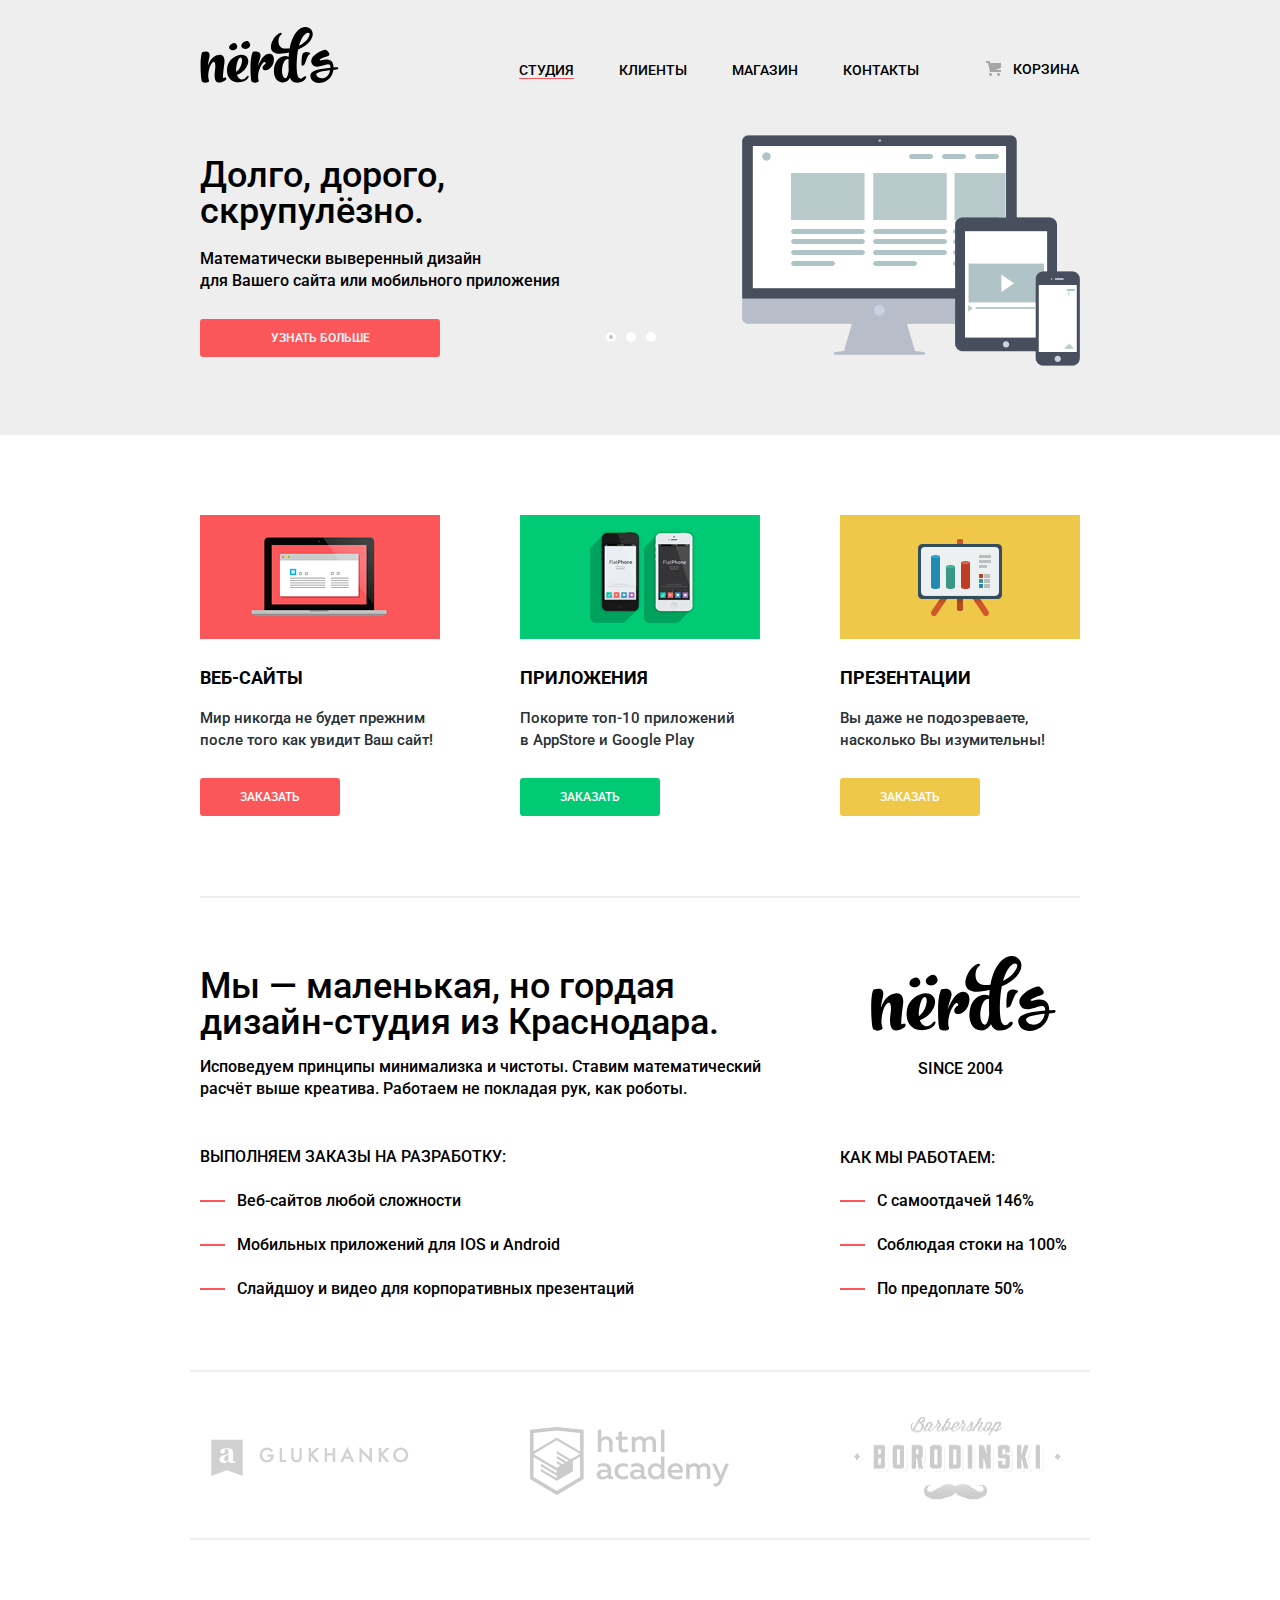
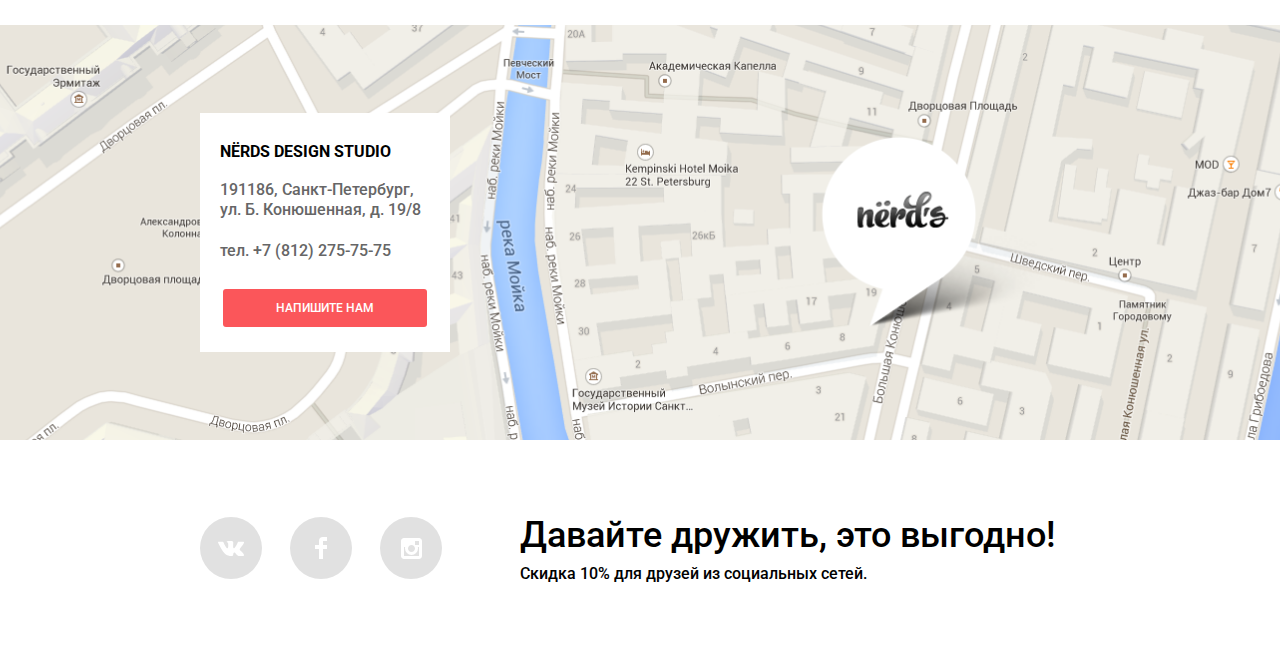
<file: index.html>
<!DOCTYPE html>
<html lang="ru">
<head>
  <meta charset="UTF-8">
  <title>Главная - Nёrds</title>
  <link href="https://fonts.googleapis.com/css?family=Roboto:400,500&amp;subset=cyrillic" rel="stylesheet">
  <link rel="stylesheet" href="css/normalize.css">
  <link rel="stylesheet" href="css/style.css?3">
</head>
<body>
  <header class="main-header">
    <nav class="main-navigation container">
      <a class="main-logo">
        <img src="img/svg/logo.svg" alt="Web-студия Nёrds" width="139" height="56">
      </a>
      <ul class="site-navigation">
        <li>
          <a class="active">Студия</a>
        </li>
        <li>
          <a href="#">Клиенты</a>
        </li>
        <li>
          <a href="catalog.html">Магазин</a>
        </li>
        <li>
          <a href="#">Контакты</a>
        </li>
      </ul>
      <ul class="cart">
        <li>
          <a href="#">Корзина</a>
        </li>
      </ul>
    </nav>
  </header>
  <main>
    <!-- <h1 class="visually-hidden">Фирма Nёrds</h1> -->
    <!-- Слайдер -->
    <section class="advantages">
      <!-- <h2 class="visually-hidden">Наши преимущества</h2> -->
      <div class="container">
        <div class="slider">
          <!-- Переключатели -->
          <input type="radio" id="btn-1" name="slider_check" checked>
          <input type="radio" id="btn-2" name="slider_check">
          <input type="radio" id="btn-3" name="slider_check">
          <div class="slider-controlles">
            <label class="slider-control" for="btn-1"></label>
            <label class="slider-control" for="btn-2"></label>
            <label class="slider-control" for="btn-3"></label>
          </div>
          <div class="slides">
            <!-- Слайд 1 -->
            <div class="slide">
              <p class="slide-title">Долго, дорого, скрупулёзно.</p>
              <p class="slide-text">
                Математически выверенный дизайн <br>
                для Вашего сайта или мобильного приложения
              </p>
              <a href="#" class="button slide-button">Узнать больше</a>
            </div>
            <!-- /.slide -->
            <!-- Слайд 2 -->
            <div class="slide">
              <p class="slide-title">Любите ли Вы математику, как любим её мы?</p>
              <p class="slide-text">
                Нашим дизайнерам мы удаляем нейроны, ответственные за креатив, чтобы дать им возможность всё просчитать
              </p>
              <a href="#" class="button slide-button">Узнать больше</a>
            </div>
            <!-- /.slide -->
            <!-- Слайд 3 -->
            <div class="slide">
              <p class="slide-title">Только наркотики, только хардкор!</p>
              <p class="slide-text">
                Все дизайнерские решения в нашей компании принимаются только под воздействием качественных галлюциногенов
              </p>
              <a href="#" class="button slide-button">Узнать больше</a>
            </div>
            <!-- /.slide -->
          </div>
          <!-- /.slides -->
        </div>
        <!-- /.slider -->
      </div>
      <!-- /.container -->
    </section>
    <!-- /.advantages -->
    <section class="services container">
      <!-- <h2 class="visually-hidden">Наши услуги</h2> -->
      <ul class="services-list">
        <li class="services-item">
          <div class="services-img"></div>
          <h3>Веб-сайты</h3>
          <p>Мир никогда не будет прежним после того как увидит Ваш сайт!</p>
          <a href="#" class="button">Заказать</a>
        </li>
        <li class="services-item">
          <div class="services-img"></div>
          <h3>Приложения</h3>
          <p>Покорите топ-10 приложений в AppStore и Google Play</p>
          <a href="#" class="button">Заказать</a>
        </li>
        <li class="services-item">
          <div class="services-img"></div>
          <h3>Презентации</h3>
          <p>Вы даже не подозреваете, насколько Вы изумительны!</p>
          <a href="#" class="button">Заказать</a>
        </li>
      </ul>
    </section>
    <!-- /.services -->
    <section class="about-us container">
      <!-- <h2 class="visually-hidden">О нас</h2> -->
      <div class="left-block">
        <p class="left-block-title">
          Мы — маленькая, но гордая дизайн-студия из Краснодара.
        </p>
        <p class="left-block-text">
          Исповедуем принципы минимализка и чистоты. Ставим математический расчёт выше креатива. Работаем не покладая рук, как роботы.
        </p>
        <p class="left-block-list-title">
          Выполняем заказы на разработку:
        </p>
        <ul class="block-list">
          <li class="block-list-item">Веб-сайтов любой сложности</li>
          <li class="block-list-item">Мобильных приложений для IOS и Android</li>
          <li class="block-list-item">Слайдшоу и видео для корпоративных презентаций</li>
        </ul>
      </div>
      <!-- /.left-block -->
      <div class="right-block">
        <p class="logo">
          <img src="img/svg/logo.svg" width="187" height="75" alt="Web-студия Nerds" class="logo-img">
        </p>
        <p class="founded">Since 2004</p>
        <p class="block-list-title">
          Как мы работаем:
        </p>
        <ul class="block-list">
          <li class="block-list-item">С самоотдачей 146%</li>
          <li class="block-list-item">Соблюдая стоки на 100%</li>
          <li class="block-list-item">По предоплате 50%</li>
        </ul>
      </div>
      <!-- /.right-block -->
    </section>
    <!-- /.about-us -->
    <section class="our-works container">
      <!-- <h2 class="visually-hidden">Выполенные работы</h2> -->
      <ul class="our-works-list">
        <li class="our-works-item">
          <img src="img/our-works-img1.png" alt="" width="198" height="37">
        </li>
        <li class="our-works-item">
          <img src="img/our-works-img2.png" alt="" width="199" height="68">
        </li>
        <li class="our-works-item">
          <img src="img/our-works-img3.png" alt="" width="209" height="86">
        </li>
      </ul>
    </section>
    <!-- /.our-works -->
  </main>
  <footer class="main-footer">
    <section class="contacts">
      <!-- <h2 class="visually-hidden">Контакты</h2> -->
      <div class="container">
        <div class="contacts-block">
          <h3 class="contacts-title">Nёrds design studio</h3>
          <p class="contacts-text">
            191186, Санкт-Петербург,<br> ул. Б. Конюшенная, д. 19/8
          </p>
          <p class="contacts-text">
            тел. +7 (812) 275-75-75
          </p>
          <a href="#" class="button contacts-button">Напишите нам</a>
        </div>
        <!-- /.contacts__block -->
      </div>
      <!-- /.container -->
    </section>
    <section class="socials container">
      <!-- <h2 class="visually-hidden">Социальные сети</h2> -->
      <ul class="socials-icons">
        <li class="socials-icon">
          <a href="#" class="socials-button">
            <!--<span class="visually-hidden">ВКонтакте</span>-->
          </a>
        </li>
        <li class="socials-icon">
          <a href="#" class="socials-button">
            <!--<span class="visually-hidden">Фейсбук</span>-->
          </a>
        </li>
        <li class="socials-icon">
          <a href="#" class="socials-button">
            <!--<span class="visually-hidden">Инстаграм</span>-->
          </a>
        </li>
      </ul>
      <div class="socials-content">
        <p class="socials-title">
          Давайте дружить, это выгодно!
        </p>
        <p class="socials-text">
          Скидка 10% для друзей из социальных сетей.
        </p>
      </div>
    </section>
  </footer>
  <section class="modal modal-write-us">
    <!-- <h2 class="visually-hidden">Форма обратной связи</h2> -->
    <form action="/echo" method="post" class="form">
      <div class="form-line">
        <p class="form-block">
          <label for="name" class="form-title">Ваше имя:</label>
          <input type="text" id="name" name="name" class="form-input" placeholder="Представьтесь, пожалуйста" autocomplete="off">
        </p>
        <p class="form-block">
          <label for="email" class="form-title">Ваш e-mail:</label>
          <input type="text" id="email" name="email" class="form-input" placeholder="Для отправки ответа" autocomplete="off">
        </p>
      </div>
      <p class="form-line">
        <label for="msg" class="form-title">Текст письма:</label>
        <textarea name="msg" id="msg" class="form-text" placeholder="В свободной форме"></textarea>
      </p>
      <p class="form-line">
        <button class="button form-button" type="submit">Отправить</button>
      </p>
    </form>
    <button class="modal-close">Закрыть</button>
  </section>
</body>
</html>
</file>
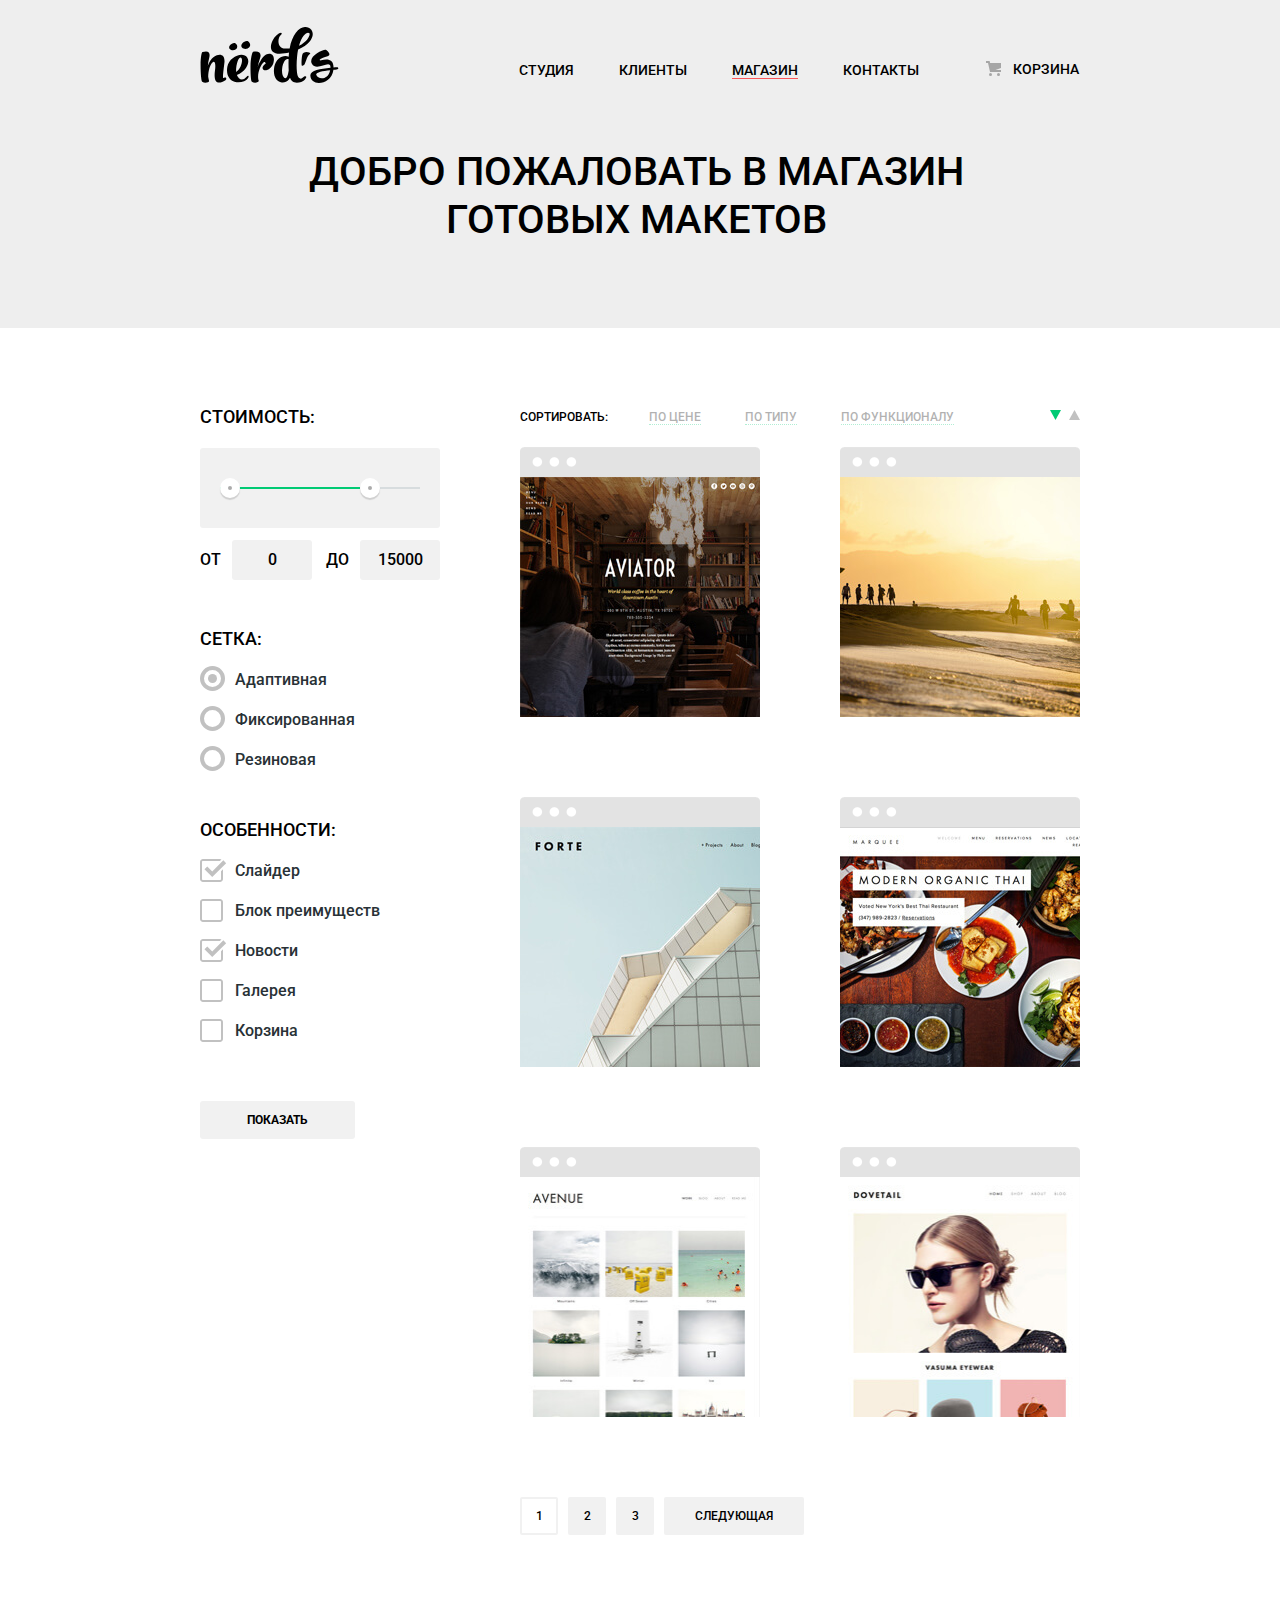
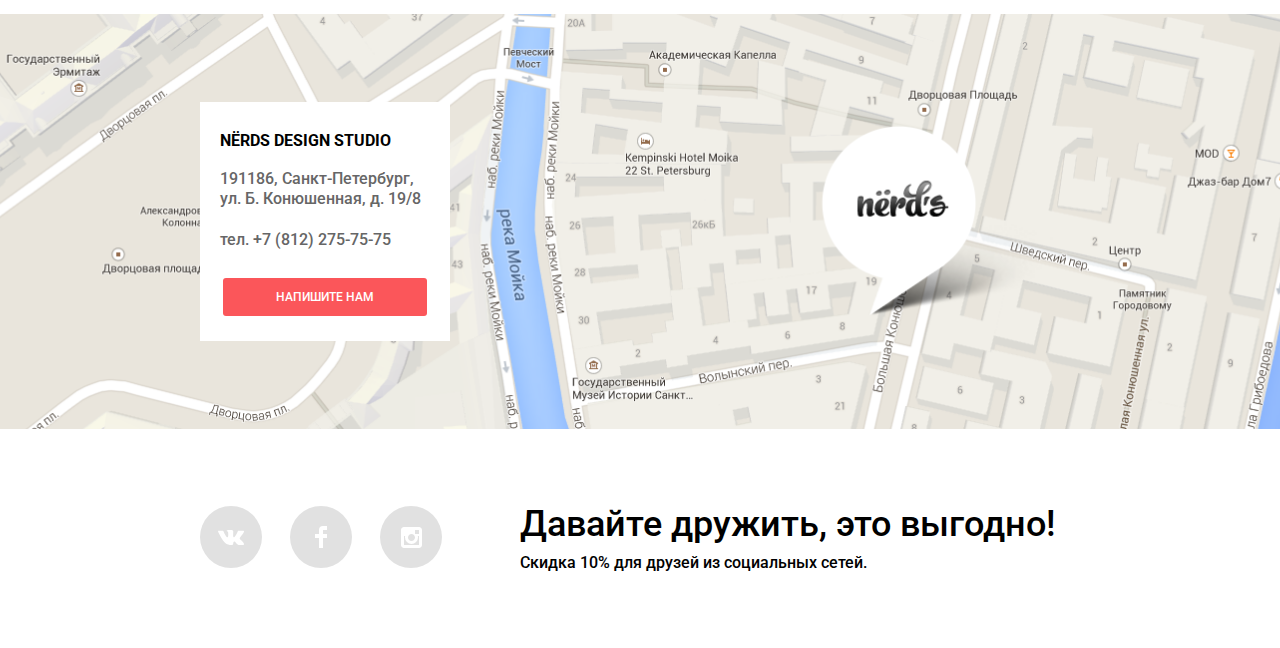
<file: catalog.html>
<!DOCTYPE html>
<html lang="ru">
<head>
  <meta charset="UTF-8">
  <title>Магазин макетов</title>
  <link href="https://fonts.googleapis.com/css?family=Roboto:400,500,700&amp;subset=cyrillic" rel="stylesheet">
  <link rel="stylesheet" href="css/normalize.css">
  <link rel="stylesheet" href="css/style.css?2">
</head>
<body>
  <header class="main-header">
    <nav class="main-navigation container">
      <a class="main-logo" href="index.html">
        <img src="img/svg/logo.svg" alt="Web-студия Nerds">
      </a>
      <ul class="site-navigation">
        <li>
          <a href="index.html">Студия</a>
        </li>
        <li>
          <a href="#">Клиенты</a>
        </li>
        <li>
          <a class="active">Магазин</a>
        </li>
        <li>
          <a href="#">Контакты</a>
        </li>
      </ul>
      <ul class="cart">
        <li>
          <a href="#">Корзина</a>
        </li>
      </ul>
    </nav>
  </header>
  <header  class="catalog-title">
    <h1 class="container">Добро пожаловать в магазин готовых макетов</h1>
  </header>
  <main class="catalog-content container">
    <section class="filters">
      <!-- <h2 class="hidden">Фильтры</h2> -->
      <form action="/echo" method="get" class="filter">
        <!-- Фильтр по цене -->
        <fieldset class="filter-cost">
          <legend class="filter-title">Стоимость:</legend>
          <div class="range">
            <div class="scale"><div class="scale-active"></div></div>
            <div class="switch switch-min"></div>
            <div class="switch switch-max"></div>
          </div>
          <div class="price">
            <p class="price-block">
              от <input type="text" id="range-min" value="0" class="price-value" autocomplete="off">
            </p>
            <p class="price-block">
              до <input type="text" id="range-max" value="15000" class="price-value" autocomplete="off">
            </p>
          </div>
        </fieldset>
        <!-- Фильтр по сетке -->
        <fieldset class="filter-grid">
          <legend class="filter-title">Сетка:</legend>
          <ul>
            <li class="list-item">
              <input type="radio" name="grid" id="adaptive" class="filter-input filter-input-radio" checked>
              <label for="adaptive" class="filter-label">Адаптивная</label>
            </li>
            <li class="list-item">
              <input type="radio" name="grid" id="fixed" class="filter-input filter-input-radio">
              <label for="fixed" class="filter-label">Фиксированная</label>
            </li>
            <li class="list-item">
              <input type="radio" name="grid" id="rubber" class="filter-input filter-input-radio">
              <label for="rubber" class="filter-label">Резиновая</label>
            </li>
          </ul>
        </fieldset>
        <!-- Фильтр по особенностям -->
        <fieldset class="filter-features">
          <legend class="filter-title">Особенности:</legend>
          <ul>
            <li class="list-item">
              <input type="checkbox" name="slider" id="features-slider" class="filter-input filter-input-checkbox" checked>
              <label for="features-slider" class="filter-label">Слайдер</label>
            </li>
            <li class="list-item">
              <input type="checkbox" name="advantages" id="features-advantages" class="filter-input filter-input-checkbox">
              <label for="features-advantages" class="filter-label">Блок преимуществ</label>
            </li>
            <li class="list-item">
              <input type="checkbox" name="news" id="features-news" class="filter-input filter-input-checkbox" checked>
              <label for="features-news" class="filter-label">Новости</label>
            </li>
            <li class="list-item">
              <input type="checkbox" name="gallery" id="features-gallery" class="filter-input filter-input-checkbox">
              <label for="features-gallery" class="filter-label">Галерея</label>
            </li>
            <li class="list-item">
              <input type="checkbox" name="cart" id="features-cart" class="filter-input filter-input-checkbox">
              <label for="features-cart" class="filter-label">Корзина</label>
            </li>
          </ul>
        </fieldset>
        <button type="submit" class="button filter-button">Показать</button>
      </form>
      <!-- /.filter -->
    </section>
    <section class="web-site-design">
      <!-- <h2 class="hidden">Готовые макеты сайтов</h2> -->
      <!-- Блок сортировки -->
      <section class="sort">
        <p class="sort-title">Сортировать:</p>
        <ul class="sort-list">
          <li class="item">
            <a href="#" class="link">По цене</a>
          </li>
          <li class="item">
            <a href="#" class="link">По типу</a>
          </li>
          <li class="item">
            <a href="#" class="link">По функционалу</a>
          </li>
        </ul>
        <ul class="sort-type">
          <li class="item-arrow arrow-down arrow-down-active"></li>
          <li class="item-arrow arrow-up arrow-up"></li>
        </ul>
      </section>
      <!-- Превьюшки шаблонов с ценой -->
      <section class="content">
        <ul class="content-list">
          <li class="content-item">
            <img src="img/catalog-item1.jpg" width="240" height="240" alt="Одностраничный макет с авторским дизайном">
            <!-- Всплывающее окно -->
            <div class="content-info">
              <h3 class="content-info-title">Aviator</h3>
              <p class="content-info-text">Одностраничный макет с авторским дизайном</p>
              <button class="button content-info-price">8000 р.</button>
            </div>
          </li>
          <li class="content-item">
            <img src="img/catalog-item2.jpg" width="240" height="240" alt="Интернет-магазин с личным кабинетом">
            <!-- Всплывающее окно -->
            <div class="content-info">
              <h3 class="content-info-title">Sunset</h3>
              <p class="content-info-text">Интернет-магазин с личным кабинетом</p>
              <button class="button content-info-price">10000 р.</button>
            </div>
          </li>
          <li class="content-item">
            <img src="img/catalog-item3.jpg" width="240" height="240" alt="Отличный макет для личного блога">
            <!-- Всплывающее окно -->
            <div class="content-info">
              <h3 class="content-info-title">Forte</h3>
              <p class="content-info-text">Отличный макет для личного блога</p>
              <button class="button content-info-price">5000 р.</button>
            </div>
          </li>
          <li class="content-item">
            <img src="img/catalog-item4.jpg" width="240" height="240" alt="Сайт для ресторана быстрого питания">
            <!-- Всплывающее окно -->
            <div class="content-info">
              <h3 class="content-info-title">Modern orgaic thai</h3>
              <p class="content-info-text">Сайт для ресторана быстрого питания</p>
              <button class="button content-info-price">12000 р.</button>
            </div>
          </li>
          <li class="content-item">
            <img src="img/catalog-item5.jpg" width="240" height="240" alt="Макет для блога о путешествиях">
            <!-- Всплывающее окно -->
            <div class="content-info">
              <h3 class="content-info-title">Avenue</h3>
              <p class="content-info-text">Макет для блога о путешествиях</p>
              <button class="button content-info-price">8000 р.</button>
            </div>
          </li>
          <li class="content-item">
            <img src="img/catalog-item6.jpg" width="240" height="240" alt="Интернет магазин с галереей товаров">
            <!-- Всплывающее окно -->
            <div class="content-info">
              <h3 class="content-info-title">Dovetail</h3>
              <p class="content-info-text">Интернет магазин с галереей товаров</p>
              <button class="button content-info-price">14000 р.</button>
            </div>
          </li>
        </ul>
        <!-- Навигация по шаблонам -->
        <ul class="pagination-list">
          <li class="pagination-item pagination-item-current"><a>1</a></li>
          <li class="pagination-item"><a href="#">2</a></li>
          <li class="pagination-item"><a href="#">3</a></li>
          <li class="pagination-item pagination-item-next"><a href="#">Следующая</a></li>
        </ul>
      </section>
      <!-- /.content -->
    </section>
    <!-- /.web-site-design -->
  </main>
  <footer class="main-footer">
    <section class="contacts">
      <!-- <h2 class="visually-hidden">Контакты</h2> -->
      <div class="container">
        <div class="contacts-block">
          <h3 class="contacts-title">Nёrds design studio</h3>
          <p class="contacts-text">
            191186, Санкт-Петербург,<br> ул. Б. Конюшенная, д. 19/8
          </p>
          <p class="contacts-text">
            тел. +7 (812) 275-75-75
          </p>
          <a href="#" class="button contacts-button">Напишите нам</a>
        </div>
        <!-- /.contacts__block -->
      </div>
      <!-- /.container -->
    </section>
    <section class="socials container">
      <!-- <h2 class="visually-hidden">Социальные сети</h2> -->
      <ul class="socials-icons">
        <li class="socials-icon">
          <a href="#" class="socials-button">
            <!--<span class="visually-hidden">ВКонтакте</span>-->
          </a>
        </li>
        <li class="socials-icon">
          <a href="#" class="socials-button">
            <!--<span class="visually-hidden">Фейсбук</span>-->
          </a>
        </li>
        <li class="socials-icon">
          <a href="#" class="socials-button">
            <!--<span class="visually-hidden">Инстаграм</span>-->
          </a>
        </li>
      </ul>
      <div class="socials-content">
        <p class="socials-title">
          Давайте дружить, это выгодно!
        </p>
        <p class="socials-text">
          Скидка 10% для друзей из социальных сетей.
        </p>
      </div>
    </section>
  </footer>
  <section class="modal modal-write-us">
    <!-- <h2 class="visually-hidden">Форма обратной связи</h2> -->
    <form action="/echo" method="post" class="form">
      <div class="form-line">
        <p class="form-block">
          <label for="name" class="form-title">Ваше имя:</label>
          <input type="text" id="name" name="name" class="form-input" placeholder="Представьтесь, пожалуйста" autocomplete="off">
        </p>
        <p class="form-block">
          <label for="email" class="form-title">Ваш e-mail:</label>
          <input type="text" id="email" name="email" class="form-input" placeholder="Для отправки ответа" autocomplete="off">
        </p>
      </div>
      <p class="form-line">
        <label for="msg" class="form-title">Текст письма:</label>
        <textarea name="msg" id="msg" class="form-text" placeholder="В свободной форме"></textarea>
      </p>
      <p class="form-line">
        <button class="button form-button" type="submit">Отправить</button>
      </p>
    </form>
    <button class="modal-close">Закрыть</button>
  </section>
</body>
</html>
</file>
<file: css/style.css>
body {
  padding: 0;
  margin: 0;

  font-family: 'Roboto', Arial, sans-serif;
  font-size: 16px;
  font-weight: 500;
  line-height: 22px;
  color: #000000;

  background-color: #ffffff;
}

a {
  text-decoration: none;
}

.container {
  width: 880px;
  margin: 0 auto;
  padding: 0 10px;
}

.button {
  display: inline-block;
  padding: 10px 40px;

  font-size: 12px;
  line-height: 18px;
  text-transform: uppercase;
  color: #ffffff;
  text-align: center;

  background-color: #fb565a;
  border: none;
  border-radius: 3px;
  cursor: pointer;
}

.button:hover {
  background-color: #d6494d;
}

.button:active {
  background-color: #b63538;
}

.main-header,
.advantages {
  background-color: #eeeeee;
}

.main-navigation {
  display: -webkit-flex;
  display: -moz-flex;
  display: -ms-flex;
  display: -o-flex;
  display: flex;
  padding-bottom: 40px;

  font-size: 14px;
  line-height: 30px;
}

.main-logo {
  line-height: 0;
}

.main-logo img {
  width: 139px;
  height: 56px;
  padding: 27px 0 0 0;
}

.site-navigation,
.cart {
  margin: 0;
  padding: 0;

  list-style: none;
}

.site-navigation a,
.cart a {
  font: inherit;
  text-transform: uppercase;
  color: #000000;
}

.main-header .site-navigation {
  display: -webkit-flex;
  display: -moz-flex;
  display: -ms-flex;
  display: -o-flex;
  display: flex;
  justify-content: flex-end;
  max-width: 460px;
  margin-left: auto;
}

.site-navigation li {
  margin-right: 45px;
  margin-top: 55px;
}

.site-navigation li:last-child {
  margin-right: 66px;
}

.site-navigation .active {
  border-bottom: 1px solid #fb565a;
  cursor: default;
}

.site-navigation a:hover,
.cart a:hover {
  color: #fb565a;
}

.site-navigation a:active,
.cart a:active {
  opacity: 0.4;
}

.main-header .cart {
  display: -webkit-flex;
  display: -moz-flex;
  display: -ms-flex;
  display: -o-flex;
  display: flex;
  max-width: 160px;
}

.cart li {
  position: relative;

  padding-left: 28px;
  margin-right: 1px;
  margin-top: 54px;
}

.cart a::before {
  content: "";

  position: absolute;
  left: 1px;
  bottom: 50%;

  margin-bottom: -6px;
  width: 15px;
  height: 15px;

  background-image: url(../img/svg/cart-icon.svg);
}

.cart a:hover::before {
  background-image: url(../img/svg/cart-icon-hover.svg);
}

.cart a:active::before {
  opacity: 0.2;
}

.advantages {
  margin-bottom: 80px;
}

.advantages .slider {
  position: relative;

  margin: 0 auto;
  width: 880px;
  height: 310px;
}

.advantages input[type="radio"] {
  position: absolute;

  opacity: 0;
}

.advantages .slider-controlles {
  position: absolute;
  left: 50%;
  bottom: 99px;
  z-index: 100;

  width: 200px;
  height: 10px;
  margin-left: -109px;

  text-align: center;
}

.advantages .slider-control {
  display: inline-block;
  width: 4px;
  height: 4px;
  margin: 0 3px;

  background-color: #ffffff;
  border: 3px solid #ffffff;
  border-radius: 50%;
  cursor: pointer;
}

#btn-1:checked ~ .slider-controlles label[for=btn-1],
#btn-2:checked ~ .slider-controlles label[for=btn-2],
#btn-3:checked ~ .slider-controlles label[for=btn-3] {
  background-color: #c1c1c1;
}

.advantages .slide {
  position: absolute;
  top: 0;
  left: 0;

  display: none;
  width: 100%;
  height: 100%;

  overflow: hidden;
}

#btn-1:checked ~ .slides .slide:nth-child(1) {
  display: block;
}

#btn-2:checked ~ .slides .slide:nth-child(2) {
  display: block;
}

#btn-3:checked ~ .slides .slide:nth-child(3) {
  display: block;
}

.advantages .slide:nth-child(1) {
  background-image: url(../img/slide-img1.png);
  background-repeat: no-repeat;
  background-position: 100% 10px;
}

.advantages .slide:nth-child(2) {
  background-image: url(../img/slide-img2.png);
  background-repeat: no-repeat;
  background-position: 98% 15px;
}

.advantages .slide:nth-child(3) {
  background-image: url(../img/slide-img3.png);
  background-repeat: no-repeat;
  background-position: 99% -10px;
}

.advantages .slide-title {
  padding: 0;
  margin: 0;
  padding-top: 32px;

  font-size: 36px;
  line-height: 36px;
}

.advantages .slide-text {
  margin: 0;
  padding: 0;
  padding: 19px 0 27px 0;
}

.advantages .slide:nth-child(1) .slide-title{
  width: 300px;
}

.advantages .slide:nth-child(1) .slide-text{
  width: 380px;
}

.advantages .slide:nth-child(2) .slide-title{
  width: 480px;
}

.advantages .slide:nth-child(2) .slide-text{
  width: 450px;
}

.advantages .slide:nth-child(3) .slide-title{
  width: 320px;
}

.advantages .slide:nth-child(3) .slide-text{
  width: 480px;
}

.advantages .slide-button {
  display: block;
  width: 240px;
  padding: 10px 0;

  -webkit-box-sizing: border-box;
  -moz-box-sizing: border-box;
  box-sizing: border-box;
}

.services-list {
  display: -webkit-flex;
  display: -moz-flex;
  display: -ms-flex;
  display: -o-flex;
  display: flex;
  justify-content: space-between;
  margin: 0;
  margin-bottom: 58px;
  padding: 0;
  padding-bottom: 80px;

  border-bottom: 2px solid #eeeeee;
  list-style: none;
}

.services-item {
  width: 240px;
}

.services-img {
  width: 240px;
  height: 124px;
  margin-bottom: 24px;
}

.services-item:nth-child(1) .services-img {
  background-image: url(../img/services-img1.png);
}

.services-item:nth-child(2) .services-img {
  background-image: url(../img/services-img2.png);
}

.services-item:nth-child(3) .services-img {
  background-image: url(../img/services-img3.png);
}

.services-item h3 {
  margin: 0;
  padding: 0;

  font-size: 18px;
  line-height: 30px;
  text-transform: uppercase;
}

.services-item p {
  margin: 0;
  padding: 0;
  padding: 14px 0 27px 0;

  font-size: 15px;
  color: #283136;
}

.services-item:nth-child(2) p {
  width: 220px;
}

.services-item:nth-child(2) .button {
  background-color: #00ca74;
}

.services-item:nth-child(2) .button:hover {
  background-color: #01a25e;
}

.services-item:nth-child(2) .button:active {
  background-color: #009053;
}

.services-item:nth-child(3) .button {
  background-color: #efc84a;
}

.services-item:nth-child(3) .button:hover {
  background-color: #d6ae2c;
}

.services-item:nth-child(3) .button:active {
  background-color: #c09b24;
}

.about-us {
  display: -webkit-flex;
  display: -moz-flex;
  display: -ms-flex;
  display: -o-flex;
  display: flex;
  justify-content: space-between;
  padding-bottom: 70px;

  border-bottom: 2px solid #eeeeee;
}

.about-us .left-block {
  width: 580px;
}

.about-us .right-block {
  width: 240px;
}

.about-us .left-block-title {
  margin: 0;
  padding: 0;
  padding-top: 12px;

  font-size: 36px;
  line-height: 36px;
}

.about-us .left-block-list-title {
  margin: 0;
  padding: 0;
  margin-top: 46px;
  margin-bottom: 22px;

  text-transform: uppercase;
}

.about-us .block-list {
  margin: 0;
  padding: 0;

  list-style: none;
}

.about-us .block-list-item {
  position: relative;

  padding-left: 37px;
  margin-bottom: 22px;
}

.about-us .block-list-item:last-child {
  margin-bottom: 0;
}

.about-us .block-list-item::before {
  content: "";
  position: absolute;
  top: 50%;
  left: 0;

  height: 2px;
  width: 25px;
  margin-top: -1px;

  background-color: #fb565a;
}

.about-us .logo {
  margin: 0;
  margin-bottom: 24px;
  padding: 0;

  text-align: center;
}

.about-us .logo-img {
  margin-left: 6px;

  width: 187px;
  height: 75px;
}

.about-us .founded {
  margin: 0;
  margin-bottom: 70px;
  padding: 0;

  text-align: center;
  text-transform: uppercase;
  line-height: 16px;
}

.about-us .block-list-title {
  margin: 0;
  margin-bottom: 21px;
  padding: 0;

  text-transform: uppercase;
}

.our-works {
  margin-bottom: 85px;

  border-bottom: 2px solid #eeeeee;
}

.our-works-list {
  display: -webkit-flex;
  display: -moz-flex;
  display: -ms-flex;
  display: -o-flex;
  display: flex;
  justify-content: space-between;
  margin: 0;
  padding: 0;

  list-style: none;
}

.our-works-item {
  width: 220px;

  text-align: center;
}

.our-works-item:nth-child(1) {
  padding: 67px 0 56px 0;
}

.our-works-item:nth-child(1) img {
  height: 37px;
  width: 198px;
}

.our-works-item:nth-child(2) {
  margin-right: 9px;
  padding: 55px 0 37px 0;
}

.our-works-item:nth-child(2) img {
  height: 68px;
  width: 199px;
}

.our-works-item:nth-child(3) {
  margin-right: 12px;
  padding: 45px 0 29px 0;
}

.our-works-item:nth-child(3) img {
  height: 86px;
  width: 209px;
}

.our-works-list img {
  opacity: 0.2;
}

.our-works-list img:hover {
  opacity: 1;
}

.main-footer .contacts {
  margin-bottom: 77px;
  padding: 88px 0;

  background-image: url(../img/contacts-map.png);
  background-position: top center;
  -webkit-background-size: cover;
  background-size: cover;
}

.main-footer .contacts-block {
  width: 250px;

  background-color: #ffffff;
}

.main-footer .contacts-title {
  margin: 0;
  margin-left: 20px;
  padding: 0;
  padding-top: 24px;
  padding-bottom: 13px;

  line-height: 30px;
}

.main-footer .contacts-text {
  margin: 0;
  margin-left: 20px;
  padding: 0;

  line-height: 20px;
}

.main-footer .contacts-text:nth-child(3) {
  padding-bottom: 28px;
  padding-top: 21px;
}

.main-footer .contacts-button {
  margin-left: 23px;
  margin-bottom: 25px;
  padding: 10px 53px;
}

.main-footer .socials {
  display: -webkit-flex;
  display: -moz-flex;
  display: -ms-flex;
  display: -o-flex;
  display: flex;
  justify-content: space-between;
  margin-bottom: 74px;
}

.main-footer .socials-icons {
  display: -webkit-flex;
  display: -moz-flex;
  display: -ms-flex;
  display: -o-flex;
  display: flex;
  -ms-align-items: flex-start;
  align-items: flex-start;
  -webkit-flex-wrap: wrap;
  -moz-flex-wrap: wrap;
  -ms-flex-wrap: wrap;
  -o-flex-wrap: wrap;
  flex-wrap: wrap;
  margin: 0;
  padding: 0;
  width: 300px;

  list-style: none;
}

.main-footer .socials-icon {
  margin-right: 28px;
}

.main-footer .socials-button {
  position: relative;

  display: inline-block;
  width: 62px;
  height: 62px;

  background-color: #e1e1e1;
  border-radius: 50%;
}

.main-footer .socials-button:hover {
  background-color: #fb565a;
}

.main-footer .socials-button:active {
  background-color: #d6494d;
}

.socials-icon .socials-button::before {
  content: "";
  position: absolute;
  left: 50%;
  top: 50%;
}

.socials-icon:nth-child(1) .socials-button::before {
  width: 26px;
  height: 15px;
  margin-left: -13px;
  margin-top: -7px;

  background-image: url(../img/svg/vk-icon.svg);
}

.socials-icon:nth-child(2) .socials-button::before {
  width: 12px;
  height: 22px;
  margin-left: -6px;
  margin-top: -11px;

  background-image: url(../img/svg/fb-icon.svg);
}

.socials-icon:nth-child(3) .socials-button::before {
  width: 21px;
  height: 21px;
  margin-left: -10px;
  margin-top: -10px;

  background-image: url(../img/svg/insta-icon.svg);
}

.main-footer .socials-content {
  width: 560px;
}

.main-footer .socials-title {
  margin: 0;
  margin-bottom: 10px;
  padding: 0;

  font-size: 36px;
  line-height: 36px;
}

.main-footer .socials-text {
  margin: 0;
  padding: 0;
}

.modal {
  position: fixed;
  top: 50%;
  left: 50%;

  display: none;

  background-color: #ffffff;
}

.modal-write-us {
  width: 460px;
  padding: 60px 80px 49px 80px;
  margin-left: -310px;
  margin-top: -217px;

  -webkit-box-shadow: 0 20px 40px 0 rgba(0, 0, 0, 0.75);
  box-shadow: 0 20px 40px 0 rgba(0, 0, 0, 0.75);
}

.modal-write-us div.form-line {
  display: -webkit-flex;
  display: -moz-flex;
  display: -ms-flex;
  display: -o-flex;
  display: flex;
  justify-content: space-between;
  padding-bottom: 25px;
}

.modal-write-us .form-line {
  margin: 0;
  padding: 0;
}

.modal-write-us .form-block {
  width: 220px;
  margin: 0;
  padding: 0;
}

.modal-write-us .form-title,
.modal-write-us .form-input,
.modal-write-us .form-text {
  line-height: 18px;
}

.modal-write-us .form-input,
.modal-write-us .form-text {
  width: 100%;
  padding: 10px 14px;

  font-size: 12px;
  text-transform: uppercase;
  color: #000000;

  border: solid 2px #d7dcde;
  border-radius: 3px;
  outline: none;
  -webkit-box-sizing: border-box;
  -moz-box-sizing: border-box;
  box-sizing: border-box;
}

.modal-write-us .form-input:hover,
.modal-write-us .form-text:hover {
  border-color: #a2a9ac;
}

.modal-write-us .form-input:focus,
.modal-write-us .form-text:focus {
  border-color: #56bffb;
}

.modal-write-us .form-input::placeholder,
.modal-write-us .form-text::placeholder {
  color: #000;
}

.modal-write-us .form-title {
  display: inline-block;
  margin-bottom: 12px;
}

.modal-write-us .form-text {
  height: 110px;
  margin-bottom: 40px;

  resize: none;
}

.modal-write-us .form-button {
  padding: 10px 0;
  width: 100%;
}

.modal-write-us .modal-close {
  position: absolute;
  top: 6px;
  right: 6px;

  width: 41px;
  height: 41px;

  font-size: 0;
  color: #ffffff;

  background-color: #fb565a;
  border: none;
  border-radius: 50%;
  cursor: pointer;
}

.modal-write-us .modal-close::before {
  content: "";
  position: absolute;
  left: 50%;

  width: 26px;
  height: 4px;
  margin-top: -2px;
  margin-left: -12px;

  background-color: #ffffff;

  -webkit-transform: rotate(45deg);
  -ms-transform: rotate(45deg);
  -o-transform: rotate(45deg);
  transform: rotate(45deg);
}

.modal-write-us .modal-close::after {
  content: "";
  position: absolute;
  left: 50%;

  width: 26px;
  height: 4px;
  margin-top: -2px;
  margin-left: -12px;

  background-color: #ffffff;

  -webkit-transform: rotate(-45deg);
  -ms-transform: rotate(-45deg);
  -o-transform: rotate(-45deg);
  transform: rotate(-45deg);
}

/********************************

          catalog.html

********************************/

.catalog-content {
  display: -webkit-flex;
  display: -moz-flex;
  display: -ms-flex;
  display: -o-flex;
  display: flex;
}

.catalog-title {
  margin-bottom: 74px;
  padding-bottom: 84px;
  padding-top: 23px;

  text-align: center;
  background-color: #eeeeee;
}

.catalog-title h1 {
  width: 700px;
  padding: 0;
  padding-right: 8px;

  font-size: 40px;
  line-height: 48px;
  text-transform: uppercase;
  text-align: center;
  font-weight: 500;
}

.catalog-content .filters {
  width: 240px;
}

.filters .filter-cost,
.filters .filter-grid,
.filters .filter-features {
  margin: 0;
  padding: 0;

  border: none;
}

.filters .range,
.filter-cost input  {
  background-color: #f1f1f1;
  border-radius: 3px;
}

.filter-cost {
  width: 240px;
}

.filter-title {
  margin-bottom: 16px;

  font-size: 18px;
  line-height: 30px;
  text-transform: uppercase;
}

.filter-cost .range {
  position: relative;

  height: 80px;
  padding: 0 20px;
  margin-bottom: 12px;
}

.filter-cost .scale {
  position: absolute;
  top: 50%;

  width: 200px;
  height: 2px;
  margin-top: -1px;

  background-color: #d7dcde;
}

.filter-cost .scale-active {
  width: 70%;
  height: 2px;

  background-color: #00ca74;
}

.filter-cost .switch {
  position: absolute;
  top: 50%;
  left: 20px;

  width: 4px;
  height: 4px;
  margin-top: -10px;

  background-color: #ababab;
  border: 8px solid white;
  border-radius: 50%;
  -webkit-box-shadow: 0 2px 0 rgba(00, 01, 01, 0.14);
  box-shadow: 0 2px 1px 0 rgba(00, 01, 01, 0.14);
  cursor: pointer;
}

.filter-cost .switch-min {
  left: 20px;
}

.filter-cost .switch-max {
  left: 160px;
}

.filter-cost .price {
  display: -webkit-flex;
  display: -moz-flex;
  display: -ms-flex;
  display: -o-flex;
  display: flex;
  justify-content: space-between;
  margin-bottom: 44px;
}

.filter-cost .price-block {
  margin: 0;
  padding: 0;

  text-transform: uppercase;
}

.filter-cost .price-value {
  padding: 9px 10px;
  margin-left: 7px;
  width: 60px;

  font-size: 16px;
  line-height: 22px;
  text-align: center;
  font-weight: 500;

  border: none;
}

.filters .filter-grid {
  margin-bottom: 45px;
}

.filter-grid ul,
.filter-features ul {
  margin: 0;
  padding: 0;

  list-style: none;
}

.filter-grid .list-item,
.filter-features .list-item {
  line-height: 20px;
  color: #283136;
}

.filter-grid .list-item:hover,
.filter-features .list-item:hover {
  color: #000000;
}

.filter-grid .list-item {
  position: relative;

  margin-top: 20px;
}

.filter-grid .list-item:first-child {
  margin-top: 0;
}

.filter-grid .filter-input,
.filter-features .filter-input {
  position: absolute;
  right: 0;
  z-index: -1;

  opacity: 0;
}

.filter-grid .filter-label,
.filter-features .filter-label {
  margin-left: 35px;

  cursor: pointer;
  -webkit-user-select: none;
  -moz-user-select: none;
  -ms-user-select: none;
  -o-user-select: none;
  user-select: none;
}

.filter-grid .filter-label::before {
  content: "";
  position: absolute;
  left: 0;
  top: -4px;

  width: 17px;
  height: 17px;

  background-color: #ffffff;
  border: 4px solid #c1c1c1;
  border-radius: 50%;
}

.filter-grid .filter-input + label::after {
  content: "";
  position: absolute;
  left: 12.5px;
  top: 8px;

  width: 9px;
  height: 9px;
  margin-left: -4.5px;
  margin-top: -4.5px;

  background-color: #c1c1c1;
  border-radius: 50%;
  opacity: 0;
}

.filter-grid .filter-input:checked + label::after {
  opacity: 1;
}

.filter-features .list-item {
  position: relative;

  margin-top: 20px;
}

.filter-features .list-item:nth-child(1) {
  margin-top: 0;
}

.filter-features .filter-input + label::before {
  content: "";
  position: absolute;
  left: 0;
  top: -2px;

  width: 27px;
  height: 23px;

  background-image: url(../img/svg/checkbox-off.svg);
  background-repeat: no-repeat;
  background-position: 0 0;
}

.filter-features .filter-input:checked + label::before {
  background-image: url(../img/svg/checkbox-on.svg);
}

.filter-button {
  margin-top: 60px;
  padding: 10px 47px;

  font: inherit;
  font-size: 12px;
  font-weight: 700;
  line-height: 18px;
  text-transform: uppercase;
  color: #000000;

  background-color: #f1f1f1;
  border: none;
  outline: none;
}

.filter-button:hover {
  background-color: #e5e5e5;
}

.filter-button:active {
  background-color: #d5d5d5;
}

.web-site-design {
  width: 560px;
  margin-left: auto;
}

.sort {
  display: -webkit-flex;
  display: -moz-flex;
  display: -ms-flex;
  display: -o-flex;
  display: flex;
  margin-top: 6px;
  margin-bottom: 21px;

  font-size: 12px;
  line-height: 18px;
  text-transform: uppercase;
}

.sort-title {
  padding: 0;
  margin: 0;
}

.sort-list,
.sort-type {
  margin: 0;
  padding: 0;

  list-style: none;
}

.sort-list {
  display: -webkit-flex;
  display: -moz-flex;
  display: -ms-flex;
  display: -o-flex;
  display: flex;
  justify-content: space-between;
  width: 305px;
  margin-left: 41px;
}

.sort-list .link {
  color: #000000;

  opacity: 0.3;
  border-bottom: dotted 1px #00ca74;
}

.sort-list .link:hover {
  opacity: 1;
  border-bottom-style: solid;
}

.sort-list .link:active {
  border-bottom: none;
}

.sort-type {
  display: -webkit-flex;
  display: -moz-flex;
  display: -ms-flex;
  display: -o-flex;
  display: flex;
  justify-content: space-between;
  width: 30px;
  margin-left: auto;
  padding-top: 2px;
}

.sort-type .item-arrow {
  position: relative;
  width: 11px;
  height: 10px;

  cursor: pointer;
}

.sort-type .arrow-down::before {
  content: "";
  position: absolute;
  z-index: 1;

  display: block;
  width: 11px;
  height: 10px;

  background-image: url(../img/svg/icon-down.svg);
}

.sort-type .arrow-up::before {
  content: "";
  position: absolute;
  z-index: 1;

  display: block;
  width: 11px;
  height: 10px;

  background-image: url(../img/svg/icon-up.svg);
}

.sort-type .arrow-down-active::before {
  background-image: url(../img/svg/icon-down-active.svg);
}

.sort-type .arrow-up-active::before {
  background-image: url(../img/svg/icon-up-active.svg);
}

.sort-type .arrow-down:hover::before {
  background-image: url(../img/svg/icon-down-hover.svg);
}

.sort-type .arrow-up:hover::before {
  background-image: url(../img/svg/icon-up-hover.svg);
}

.content {
  margin-bottom: 79px;
}

.content-list {
  display: -webkit-flex;
  display: -moz-flex;
  display: -ms-flex;
  display: -o-flex;
  display: flex;
  -webkit-flex-wrap: wrap;
  -moz-flex-wrap: wrap;
  -ms-flex-wrap: wrap;
  -o-flex-wrap: wrap;
  flex-wrap: wrap;
  justify-content: space-between;
  margin: 0;
  padding: 0;
}

.content-item {
  position: relative;

  width: 240px;
  margin-bottom: 74px;

  cursor: pointer;
}

.content-item::before {
  content: "";
  position: absolute;

  width: 240px;
  height: 30px;

  background-image: url(../img/dottes.png);
  background-repeat: no-repeat;
  background-position: 0 0;
  opacity: 0.2;
}

.content-item:hover::before {
  opacity: 1;
}

.content-item img {
  padding-top: 30px;
}

.content-item,
.pagination-list {
  list-style: none;
}

.content-info {
  position: absolute;
  top: 50px;
  left: 50%;

  width: 200px;
  margin-left: -100px;

  text-align: center;

  background-color: #ffffff;
  opacity: 0;
}

.content-item:hover > .content-info {
  opacity: 1;
}

.content-info-title {
  margin: 0;
  margin-top: 36px;
  margin-bottom: 12px;
  padding: 0 22px;

  line-height: 18px;
  font-weight: 500;
  text-transform: uppercase;
}

.content-item:nth-child(4) .content-info-title {
  margin-top: 33px;

  line-height: 24px;
}

.content-info-text {
  width: 160px;
  margin: 0 auto;
  font-size: 14px;
  line-height: 18px;
  color: #283136;
}

.content-info-price {
  padding: 10px 36px;
  margin: 30px 0;

  color: #ffffff;
  font-size: 18px;
  line-height: 18px;
  font-weight: 500;

  border: none;
  border-radius: 2px;
  background-color: #fb565a;
  outline: none;
  cursor: pointer;
}

.content-info-price:hover {
  background-color: #d6494d;
}

.content-info-price:active {
  background-color: #b63538;
}

.content-item:nth-child(4) .content-info-price {
  margin-top: 3px;
}

.pagination-list {
  display: -webkit-flex;
  display: -moz-flex;
  display: -ms-flex;
  display: -o-flex;
  display: flex;
  margin: 0;
  padding: 0;
}

.pagination-item {
  margin-right: 10px;
}

.pagination-item a {
  display: inline-block;
  padding: 10px 0;
  width: 38px;

  font-size: 12px;
  text-transform: uppercase;
  text-align: center;
  line-height: 18px;
  color: #000000;

  background-color: #f1f1f1;
  border-radius: 2px;
  -webkit-box-sizing: border-box;
  -moz-box-sizing: border-box;
  box-sizing: border-box;
}

.pagination-item-current a {
  padding: 8px 0;

  background-color: transparent;
  border: solid 2px #f1f1f1;
  border-radius: 2px;
  cursor: default;
}

.pagination-item a:hover {
  background-color: #e5e5e5;
}

.pagination-item-current a:hover {
  background-color: transparent;
}

.pagination-item a:active {
  background-color: #d5d5d5;
  -webkit-box-shadow: inset 0 3px 0 0 rgba(0, 0, 0, 0.15);
  box-shadow: inset 0 3px 0 0 rgba(0, 0, 0, 0.15);
}

.pagination-item-current a:active {
  background-color: transparent;
  -webkit-box-shadow: nonemodal-;
  box-shadow: nonemodal-;
}

.pagination-item-next a {
  width: 140px;
}

.main-footer .contacts-title {
  font-size: 16px;
  line-height: 30px;
  text-transform: uppercase;
}

.main-footer .contacts-text {
  font-size: 16px;
  line-height: 20px;
  color: #666666;
}
</file>
